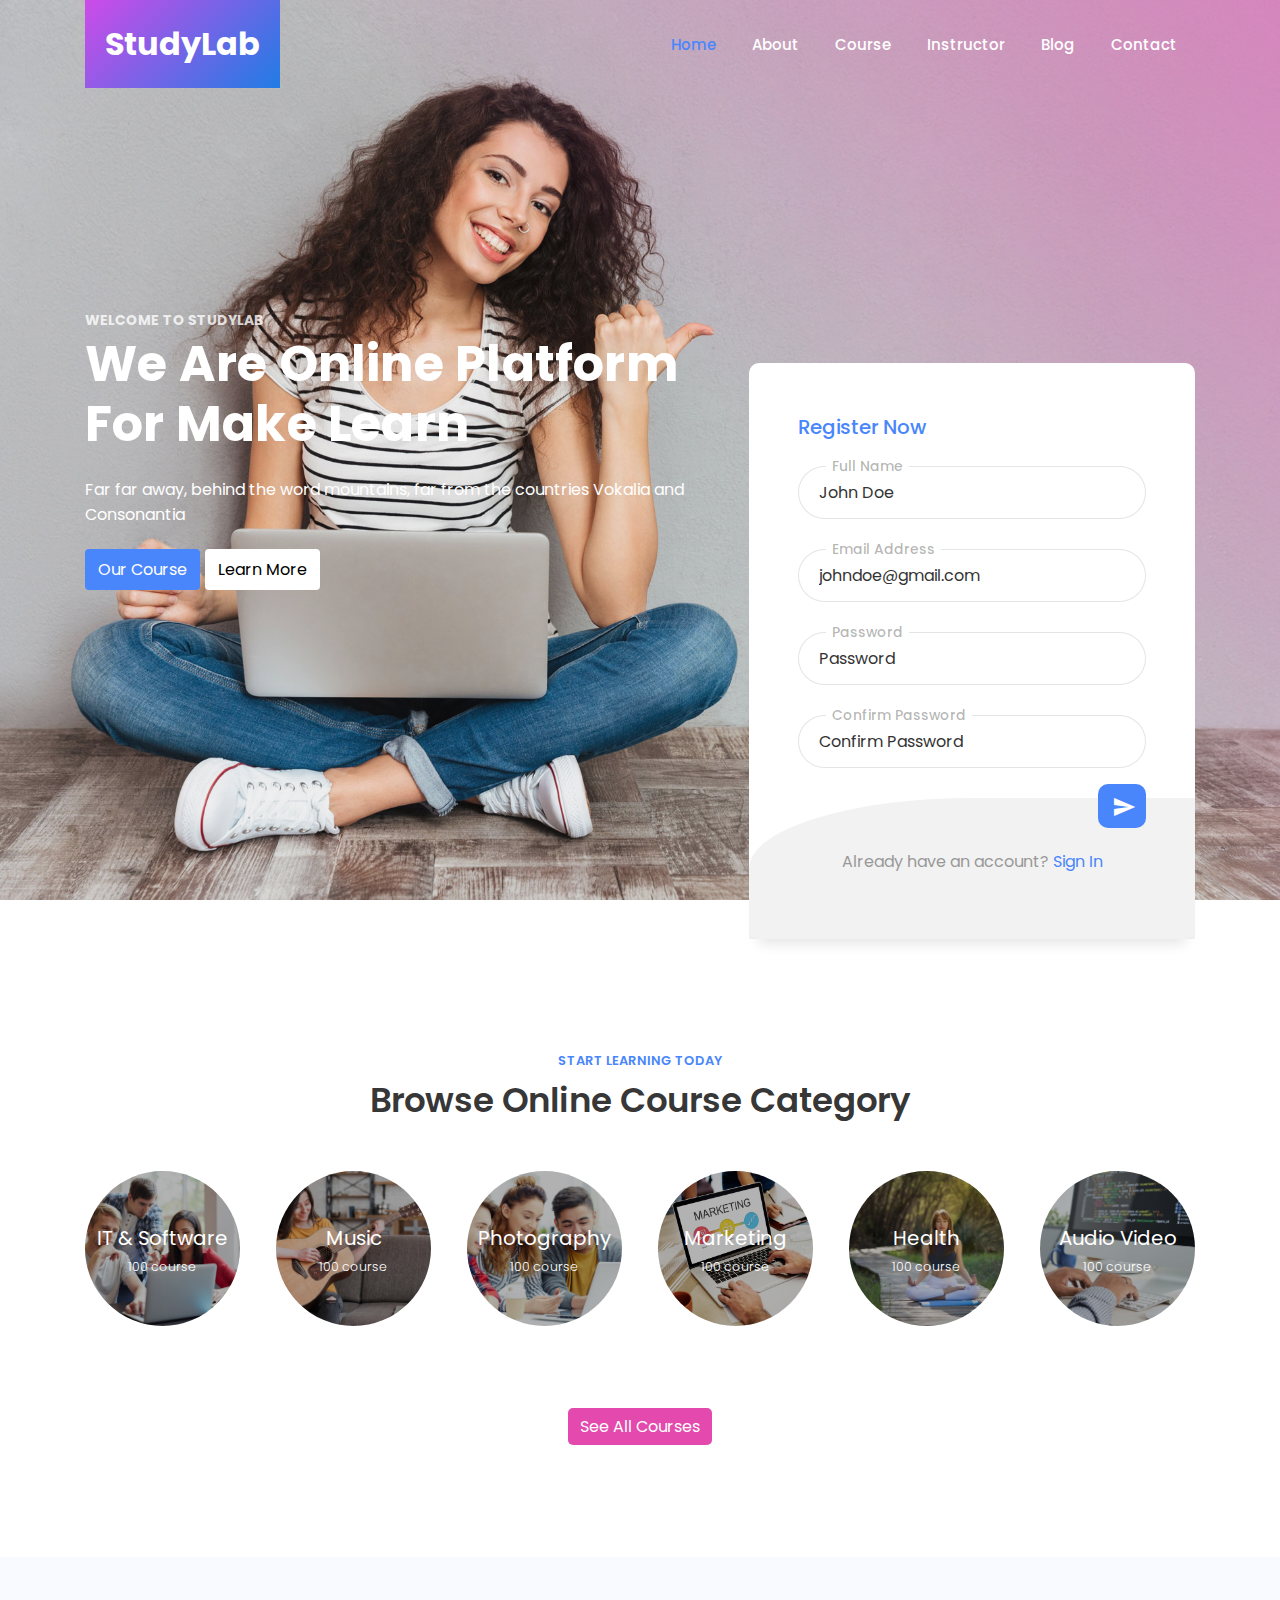
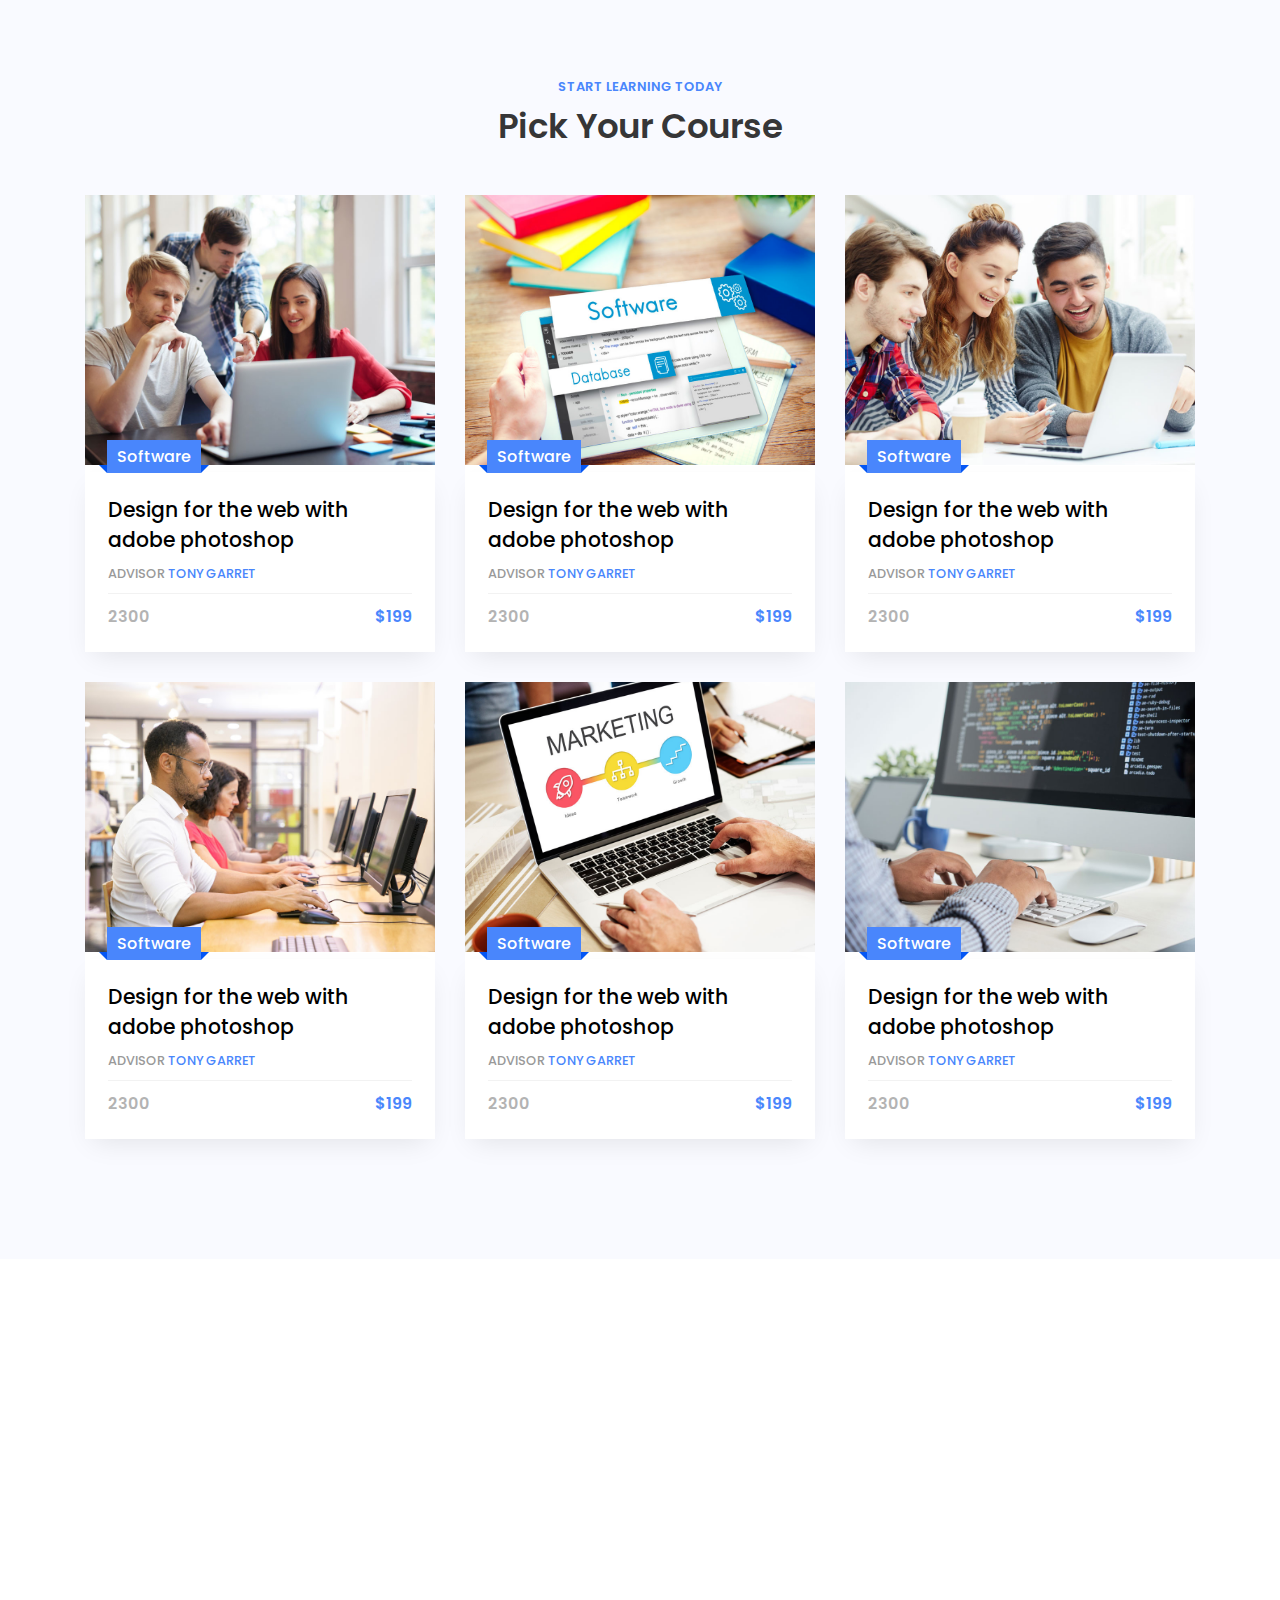
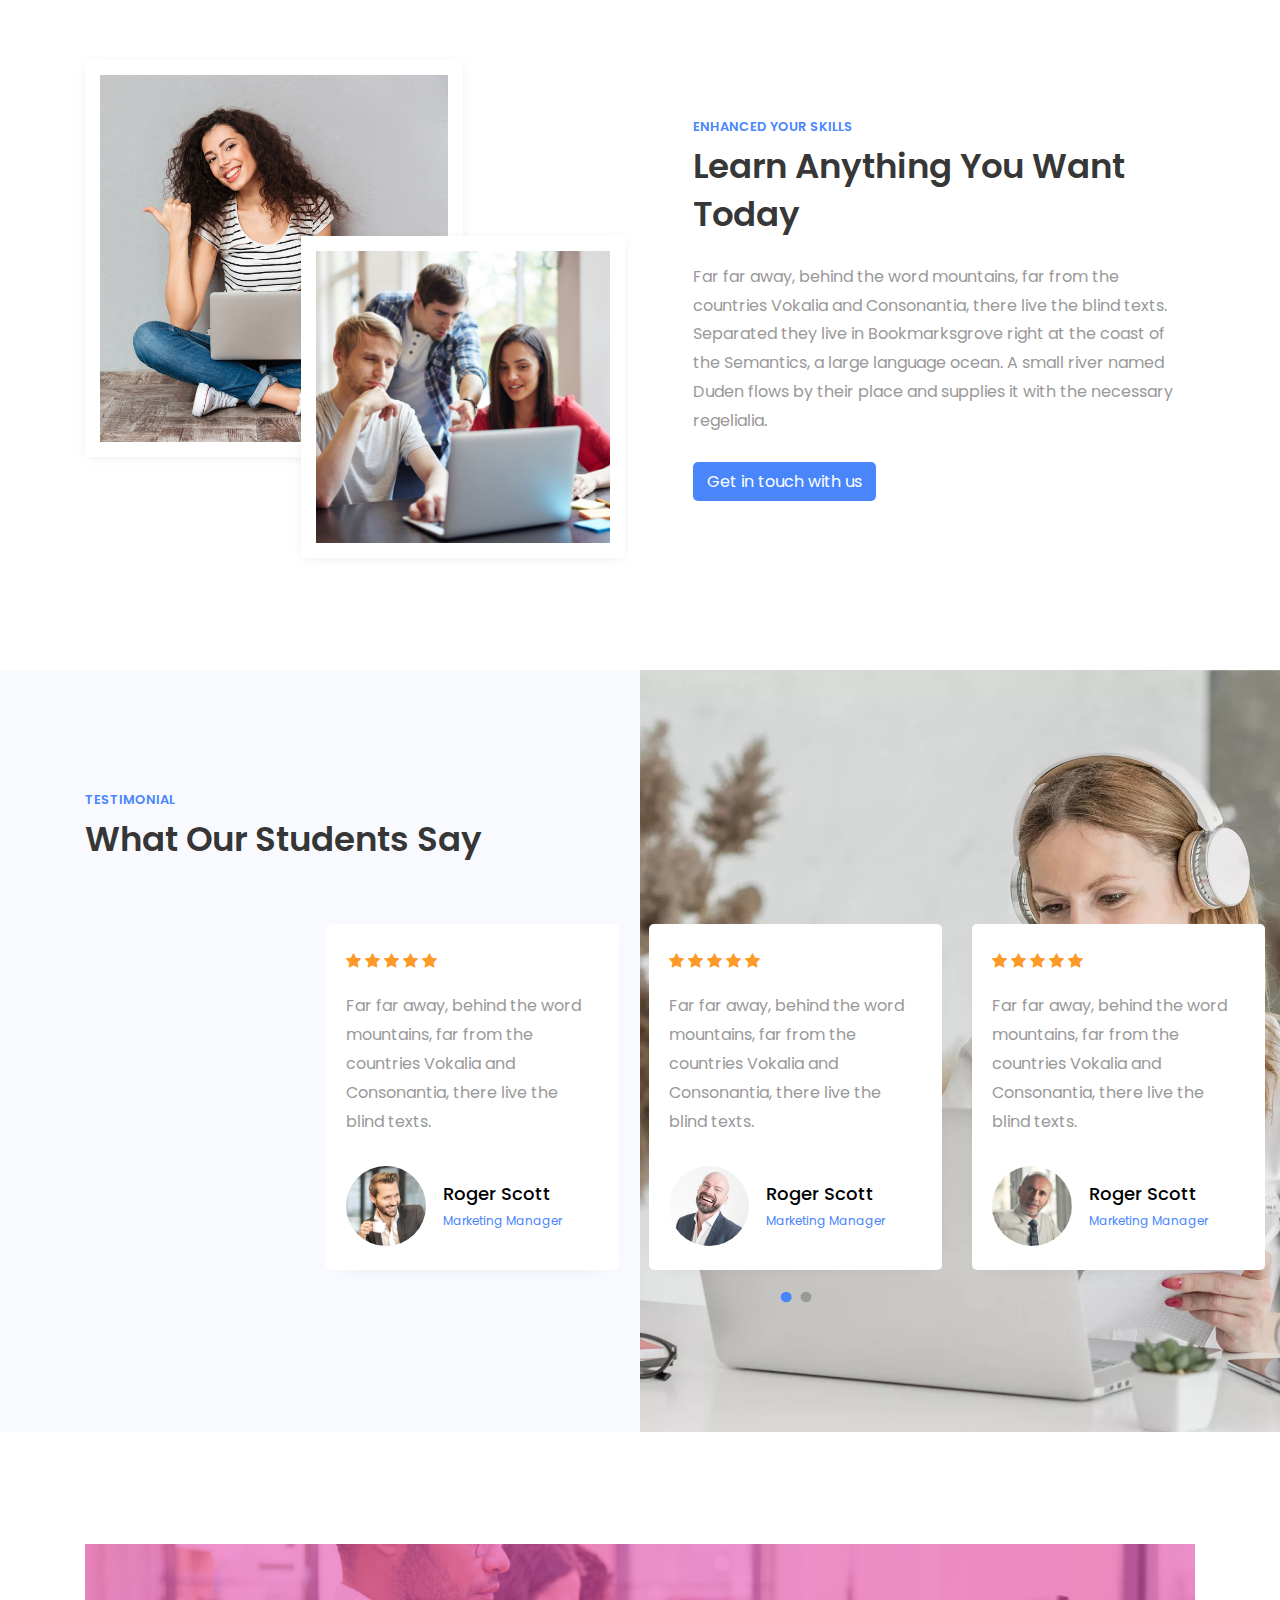
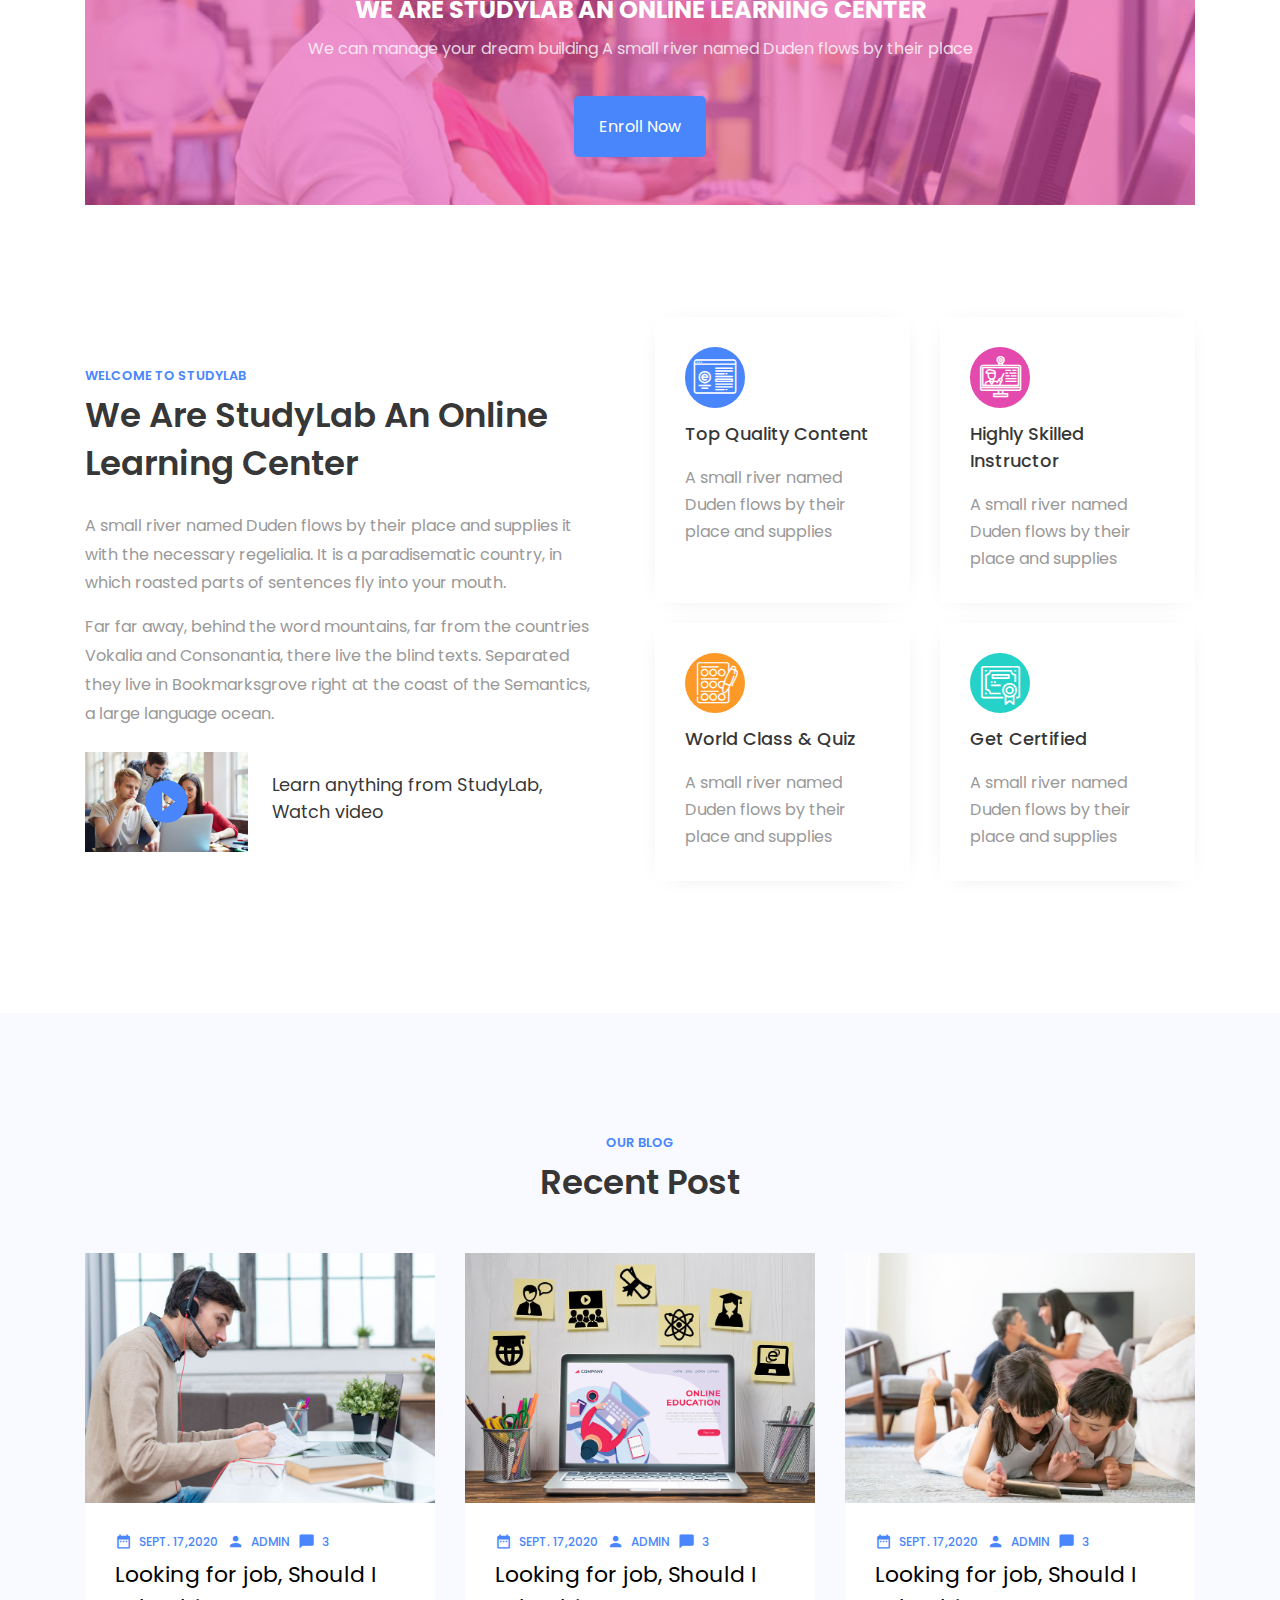
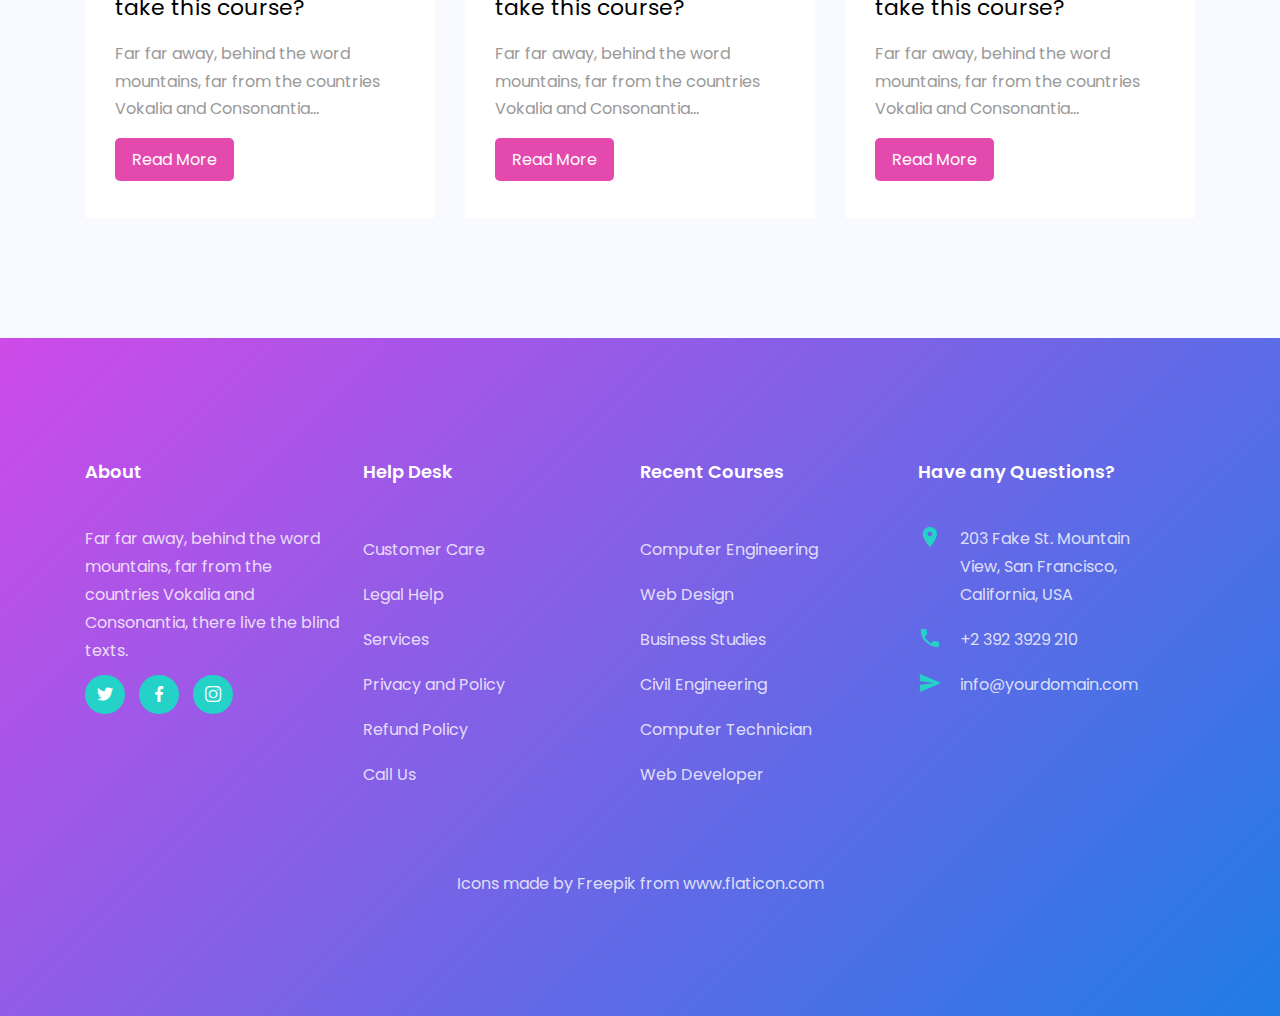
<file: index.html>
<!DOCTYPE html>
<html lang="eng">
  <head>
    <link rel="stylesheet" type="text/css" href="resources/css/style.css" />
    <link
      rel="stylesheet"
      href="https://fonts.googleapis.com/icon?family=Material+Icons"
    />
    <link
      href="https://fonts.googleapis.com/css2?family=Poppins:wght@300;400;500;600;700&display=swap"
      rel="stylesheet"
    />
    <meta charset="utf-8" />
    <meta
      name="viewport"
      content="width=device-width, initial-scale=1, minimum-scale=1"
    />
    <link rel="stylesheet" type="text/css" href="vendors/css/flaticon.css" />
    <title>Creativity</title>
  </head>

  <body>
    <header class="main-header">
      <nav>
        <div class="wrapper">
          <div class="main-header-nav-top">
            <a href="#">
              <h1>StudyLab</h1>
            </a>
            <span>&#9776;</span>
          </div>

          <ul>
            <li><a href="#">Home</a></li>
            <li><a href="#">About</a></li>
            <li><a href="#">Course</a></li>
            <li><a href="#">Instructor</a></li>
            <li><a href="#">Blog</a></li>
            <li><a href="#">Contact</a></li>
          </ul>
        </div>
      </nav>
      <div class="wrapper">
        <div class="header-content">
          <div>
            <p>Welcome to Studylab</p>
            <h2>We Are Online Platform For Make Learn</h2>
            <p>
              Far far away, behind the word mountains, far from the countries
              Vokalia and Consonantia
            </p>
            <div class="header-content-buttons">
              <a href="#">Our Course</a>
              <a href="#">Learn More</a>
            </div>
          </div>
        </div>
      </div>
    </header>
    <section class="register">
      <div class="wrapper">
        <div class="register-form">
          <div class="register-form-content">
            <p>Register Now</p>

            <div>
              <label>Full Name</label>
              <input type="text" placeholder="John Doe" />
            </div>
            <div>
              <label>Email Address</label>
              <input type="text" placeholder="johndoe@gmail.com" />
            </div>
            <div>
              <label>Password</label>
              <input type="text" placeholder="Password" />
            </div>
            <div>
              <label>Confirm Password</label>
              <input type="text" placeholder="Confirm Password" />
            </div>
          </div>
          <div class="register-form-actions">
            <a href="#" class="send-btn"
              ><span class="material-icons">send</span></a
            >
            <p>Already have an account? <a href="#">Sign In</a></p>
          </div>
        </div>
      </div>
    </section>
    <section class="categories">
      <div class="wrapper">
        <h4>Start Learning Today</h4>
        <h3>Browse Online Course Category</h3>
        <div class="categories-images">
          <a href="#">
            <p>IT & Software</p>
            <span>100 course</span>
          </a>
          <a href="#">
            <p>Music</p>
            <span>100 course</span>
          </a>
          <a href="#">
            <p>Photography</p>
            <span>100 course</span>
          </a>
          <a href="#">
            <p>Marketing</p>
            <span>100 course</span>
          </a>
          <a href="#">
            <p>Health</p>
            <span>100 course</span>
          </a>
          <a href="#">
            <p>Audio Video</p>
            <span>100 course</span>
          </a>
        </div>
        <a href="#" class="all-courses-btn">See All Courses</a>
      </div>
    </section>
    <section class="courses">
      <div class="wrapper">
        <h4>Start Learning Today</h4>
        <h3>Pick Your Course</h3>

        <div class="courses-cards">
          <article>
            <a href="#" class="course-card-img">
              <img src="resources/css/img/cat1.jpg" />
              <span>Software</span>
            </a>
            <div class="course-card-content">
              <a href="#">Design for the web with adobe photoshop</a>
              <p>Advisor <span>Tony Garret</span></p>
              <div>
                <span>2300</span>
                <span>$199</span>
              </div>
            </div>
          </article>
          <article>
            <a href="#" class="course-card-img">
              <img src="resources/css/img/cat7.jpg" />
              <span class="corners-test">Software</span>
            </a>
            <div class="course-card-content">
              <a href="#">Design for the web with adobe photoshop</a>
              <p>Advisor <span>Tony Garret</span></p>
              <div>
                <span>2300</span>
                <span>$199</span>
              </div>
            </div>
          </article>
          <article>
            <a href="#" class="course-card-img">
              <img src="resources/css/img/cat3.jpg" />
              <span>Software</span>
            </a>
            <div class="course-card-content">
              <a href="#">Design for the web with adobe photoshop</a>
              <p>Advisor <span>Tony Garret</span></p>
              <div>
                <span>2300</span>
                <span>$199</span>
              </div>
            </div>
          </article>
          <article>
            <a href="#" class="course-card-img">
              <img src="resources/css/img/cat8.jpg" />
              <span>Software</span>
            </a>
            <div class="course-card-content">
              <a href="#">Design for the web with adobe photoshop</a>
              <p>Advisor <span>Tony Garret</span></p>
              <div>
                <span>2300</span>
                <span>$199</span>
              </div>
            </div>
          </article>
          <article>
            <a href="#" class="course-card-img">
              <img src="resources/css/img/cat4.jpg" />
              <span>Software</span>
            </a>
            <div class="course-card-content">
              <a href="#">Design for the web with adobe photoshop</a>
              <p>Advisor <span>Tony Garret</span></p>
              <div>
                <span>2300</span>
                <span>$199</span>
              </div>
            </div>
          </article>
          <article>
            <a href="#" class="course-card-img">
              <img src="resources/css/img/cat6.jpg" />
              <span>Software</span>
            </a>
            <div class="course-card-content">
              <a href="#">Design for the web with adobe photoshop</a>
              <p>Advisor <span>Tony Garret</span></p>
              <div>
                <span>2300</span>
                <span>$199</span>
              </div>
            </div>
          </article>
        </div>
      </div>
    </section>
    <section class="statistics">
      <div class="wrapper">
        <div class="statistics-box">
          <i class="flaticon-graduate"></i>
          <div>
            <strong>400</strong><br />
            <span>Online Courses</span>
          </div>
        </div>
        <div class="statistics-box">
          <i class="flaticon-graduated"></i>
          <div>
            <strong>4,500</strong><br />
            <span>Students Enrolled</span>
          </div>
        </div>
        <div class="statistics-box">
          <i class="flaticon-online-learning"></i>
          <div>
            <strong>1,200</strong><br />
            <span>Experts Instructors</span>
          </div>
        </div>
        <div class="statistics-box">
          <i class="flaticon-elearning"></i>
          <div>
            <strong>300</strong><br />
            <span>Hours Content</span>
          </div>
        </div>
      </div>
    </section>
    <section class="learning">
      <div class="wrapper">
        <div class="learning-photos">
          <figure></figure>
          <figure></figure>
        </div>
        <div class="learning-info">
          <h4>Enhanced Your Skills</h4>
          <h3>Learn Anything You Want Today</h3>
          <p>
            Far far away, behind the word mountains, far from the countries
            Vokalia and Consonantia, there live the blind texts. Separated they
            live in Bookmarksgrove right at the coast of the Semantics, a large
            language ocean. A small river named Duden flows by their place and
            supplies it with the necessary regelialia.
          </p>
          <a href="#">Get in touch with us</a>
        </div>
      </div>
    </section>
    <section class="testimonial">
      <div class="background"></div>
      <div class="wrapper">
        <h4>Testimonial</h4>
        <h3>What Our Students Say</h3>
      </div>
      <div class="testimonial-posts-wrapper">
        <div class="testimonial-posts">
          <div class="testimonial-posts-slider">
            <article>
              <span class="flaticon-star"></span>
              <span class="flaticon-star"></span>
              <span class="flaticon-star"></span>
              <span class="flaticon-star"></span>
              <span class="flaticon-star"></span>

              <p class="testimonial-post-description">
                Far far away, behind the word mountains, far from the countries
                Vokalia and Consonantia, there live the blind texts.
              </p>

              <div class="testimonial-author">
                <img src="resources/css/img/person1.jpg" alt="" />
                <div>
                  <p>Roger Scott</p>
                  <span>Marketing Manager</span>
                </div>
              </div>
            </article>
            <article>
              <span class="flaticon-star"></span>
              <span class="flaticon-star"></span>
              <span class="flaticon-star"></span>
              <span class="flaticon-star"></span>
              <span class="flaticon-star"></span>

              <p class="testimonial-post-description">
                Far far away, behind the word mountains, far from the countries
                Vokalia and Consonantia, there live the blind texts.
              </p>

              <div class="testimonial-author">
                <img src="resources/css/img/person2.jpg" alt="" />
                <div>
                  <p>Roger Scott</p>
                  <span>Marketing Manager</span>
                </div>
              </div>
            </article>
            <article>
              <span class="flaticon-star"></span>
              <span class="flaticon-star"></span>
              <span class="flaticon-star"></span>
              <span class="flaticon-star"></span>
              <span class="flaticon-star"></span>

              <p class="testimonial-post-description">
                Far far away, behind the word mountains, far from the countries
                Vokalia and Consonantia, there live the blind texts.
              </p>

              <div class="testimonial-author">
                <img src="resources/css/img/person3.jpg" alt="" />
                <div>
                  <p>Roger Scott</p>
                  <span>Marketing Manager</span>
                </div>
              </div>
            </article>
            <article>
              <span class="flaticon-star"></span>
              <span class="flaticon-star"></span>
              <span class="flaticon-star"></span>
              <span class="flaticon-star"></span>
              <span class="flaticon-star"></span>

              <p class="testimonial-post-description">
                Far far away, behind the word mountains, far from the countries
                Vokalia and Consonantia, there live the blind texts.
              </p>

              <div class="testimonial-author">
                <img src="resources/css/img/person1.jpg" alt="" />
                <div>
                  <p>Roger Scott</p>
                  <span>Marketing Manager</span>
                </div>
              </div>
            </article>
            <article>
              <span class="flaticon-star"></span>
              <span class="flaticon-star"></span>
              <span class="flaticon-star"></span>
              <span class="flaticon-star"></span>
              <span class="flaticon-star"></span>

              <p class="testimonial-post-description">
                Far far away, behind the word mountains, far from the countries
                Vokalia and Consonantia, there live the blind texts.
              </p>

              <div class="testimonial-author">
                <img src="resources/css/img/person2.jpg" alt="" />
                <div>
                  <p>Roger Scott</p>
                  <span>Marketing Manager</span>
                </div>
              </div>
            </article>
            <article>
              <span class="flaticon-star"></span>
              <span class="flaticon-star"></span>
              <span class="flaticon-star"></span>
              <span class="flaticon-star"></span>
              <span class="flaticon-star"></span>

              <p class="testimonial-post-description">
                Far far away, behind the word mountains, far from the countries
                Vokalia and Consonantia, there live the blind texts.
              </p>

              <div class="testimonial-author">
                <img src="resources/css/img/person1.jpg" alt="" />
                <div>
                  <p>Roger Scott</p>
                  <span>Marketing Manager</span>
                </div>
              </div>
            </article>
          </div>
          <div class="testimonial-buttons">
            <span class="material-icons">fiber_manual_record</span>
            <span class="material-icons">fiber_manual_record</span>
            <span class="material-icons">fiber_manual_record</span>
            <span class="material-icons">fiber_manual_record</span>
            <span class="material-icons">fiber_manual_record</span>
            <span class="material-icons">fiber_manual_record</span>
          </div>
        </div>
      </div>
    </section>
    <section class="enroll">
      <div class="wrapper">
        <div>
          <strong>We are studylab an online learning center</strong>
          <p>
            We can manage your dream building A small river named Duden flows by
            their place
          </p>
          <a href="#">Enroll Now</a>
        </div>
      </div>
    </section>
    <section class="features">
      <div class="wrapper">
        <div class="features-info">
          <h4>Welcome to studylab</h4>
          <h3>We Are StudyLab An Online Learning Center</h3>
          <div class="features-description">
            <p>
              A small river named Duden flows by their place and supplies it
              with the necessary regelialia. It is a paradisematic country, in
              which roasted parts of sentences fly into your mouth.
            </p>
            <p>
              Far far away, behind the word mountains, far from the countries
              Vokalia and Consonantia, there live the blind texts. Separated
              they live in Bookmarksgrove right at the coast of the Semantics, a
              large language ocean.
            </p>
          </div>
          <div class="features-video">
            <a href="#">
              <span class="material-icons">play_circle_filled</span>
            </a>
            <p>Learn anything from StudyLab, Watch video</p>
          </div>
        </div>
        <div class="features-boxes">
          <article>
            <i class="flaticon-elearning"></i>
            <p class="features-box-title">Top Quality Content</p>
            <p>A small river named Duden flows by their place and supplies</p>
          </article>
          <article>
            <i class="flaticon-online-learning"></i>
            <p class="features-box-title">Highly Skilled Instructor</p>
            <p>A small river named Duden flows by their place and supplies</p>
          </article>
          <article>
            <i class="flaticon-quiz"></i>
            <p class="features-box-title">World Class & Quiz</p>
            <p>A small river named Duden flows by their place and supplies</p>
          </article>
          <article>
            <i class="flaticon-certificate"></i>
            <p class="features-box-title">Get Certified</p>
            <p>A small river named Duden flows by their place and supplies</p>
          </article>
        </div>
      </div>
    </section>
    <section class="blog">
      <div class="wrapper">
        <h4>Our Blog</h4>
        <h3>Recent Post</h3>
        <div class="blog-posts">
          <article>
            <a href="#">
              <img
                class="blog-post-img"
                src="resources/css/img/headphones-guy.jpeg"
              />
            </a>
            <div class="blog-post-content">
              <div class="blog-post-content-bar">
                <a href="#">
                  <i class="material-icons">date_range</i>
                  <span>sept. 17,2020</span>
                </a>
                <a href="#">
                  <i class="material-icons">person</i>
                  <span>admin</span>
                </a>
                <a href="#">
                  <i class="material-icons">chat_bubble</i>
                  <span>3</span>
                </a>
              </div>
              <a href="#" class="blog-post-content-title">
                Looking for job, Should I take this course?
              </a>
              <p>
                Far far away, behind the word mountains, far from the countries
                Vokalia and Consonantia...
              </p>
              <a href="#" class="read-more-btn"> Read More </a>
            </div>
          </article>
          <article>
            <a href="#">
              <img
                class="blog-post-img"
                src="resources/css/img/online-education.jpeg"
              />
            </a>
            <div class="blog-post-content">
              <div class="blog-post-content-bar">
                <a href="#">
                  <i class="material-icons">date_range</i>
                  <span>sept. 17,2020</span>
                </a>
                <a href="#">
                  <i class="material-icons">person</i>
                  <span>admin</span>
                </a>
                <a href="#">
                  <i class="material-icons">chat_bubble</i>
                  <span>3</span>
                </a>
              </div>
              <a href="#" class="blog-post-content-title">
                Looking for job, Should I take this course?
              </a>
              <p>
                Far far away, behind the word mountains, far from the countries
                Vokalia and Consonantia...
              </p>
              <a href="#" class="read-more-btn"> Read More </a>
            </div>
          </article>
          <article>
            <a href="#">
              <img class="blog-post-img" src="resources/css/img/kids.jpeg" />
            </a>
            <div class="blog-post-content">
              <div class="blog-post-content-bar">
                <a href="#">
                  <i class="material-icons">date_range</i>
                  <span>sept. 17,2020</span>
                </a>
                <a href="#">
                  <i class="material-icons">person</i>
                  <span>admin</span>
                </a>
                <a href="#">
                  <i class="material-icons">chat_bubble</i>
                  <span>3</span>
                </a>
              </div>
              <a href="#" class="blog-post-content-title">
                Looking for job, Should I take this course?
              </a>
              <p>
                Far far away, behind the word mountains, far from the countries
                Vokalia and Consonantia...
              </p>
              <a href="#" class="read-more-btn"> Read More </a>
            </div>
          </article>
        </div>
      </div>
    </section>
    <footer>
      <div class="wrapper">
        <div class="footer-content">
          <div class="footer-content-about">
            <h5>About</h5>
            <p>
              Far far away, behind the word mountains, far from the countries
              Vokalia and Consonantia, there live the blind texts.
            </p>
            <div class="footer-content-about-icons">
              <i class="flaticon-twitter"></i>
              <i class="flaticon-facebook"></i>
              <i class="flaticon-instagram"></i>
            </div>
          </div>
          <div class="footer-content-list">
            <h5>Help Desk</h5>
            <a href="">Customer Care</a>
            <a href="">Legal Help</a>
            <a href="">Services</a>
            <a href="">Privacy and Policy</a>
            <a href="">Refund Policy</a>
            <a href="">Call Us</a>
          </div>
          <div class="footer-content-list">
            <h5>Recent Courses</h5>
            <a href="">Computer Engineering</a>
            <a href="">Web Design</a>
            <a href="">Business Studies</a>
            <a href="">Civil Engineering</a>
            <a href="">Computer Technician</a>
            <a href="">Web Developer</a>
          </div>
          <div class="footer-content-contact">
            <h5>Have any Questions?</h5>
            <ul>
              <li>
                <i class="material-icons">location_on</i>
                <div>
                  203 Fake St. Mountain View, San Francisco, California, USA
                </div>
              </li>
              <li>
                <i class="material-icons">call</i>
                <div>+2 392 3929 210</div>
              </li>

              <li>
                <i class="material-icons">send</i>
                <div>info@yourdomain.com</div>
              </li>
            </ul>
          </div>
        </div>
        <p class="footer-copyright">
          Icons made by
          <a href="https://www.flaticon.com/authors/freepik" title="Freepik"
            >Freepik</a
          >
          from
          <a href="https://www.flaticon.com/" title="Flaticon"
            >www.flaticon.com</a
          >
        </p>
      </div>
    </footer>
  </body>
  <script type="text/javascript" src="resources/js/menu.js"></script>
  <script type="text/javascript" src="resources/js/sticky-nav.js"></script>
  <script type="text/javascript" src="resources/js/slider.js"></script>
</html>
</file>
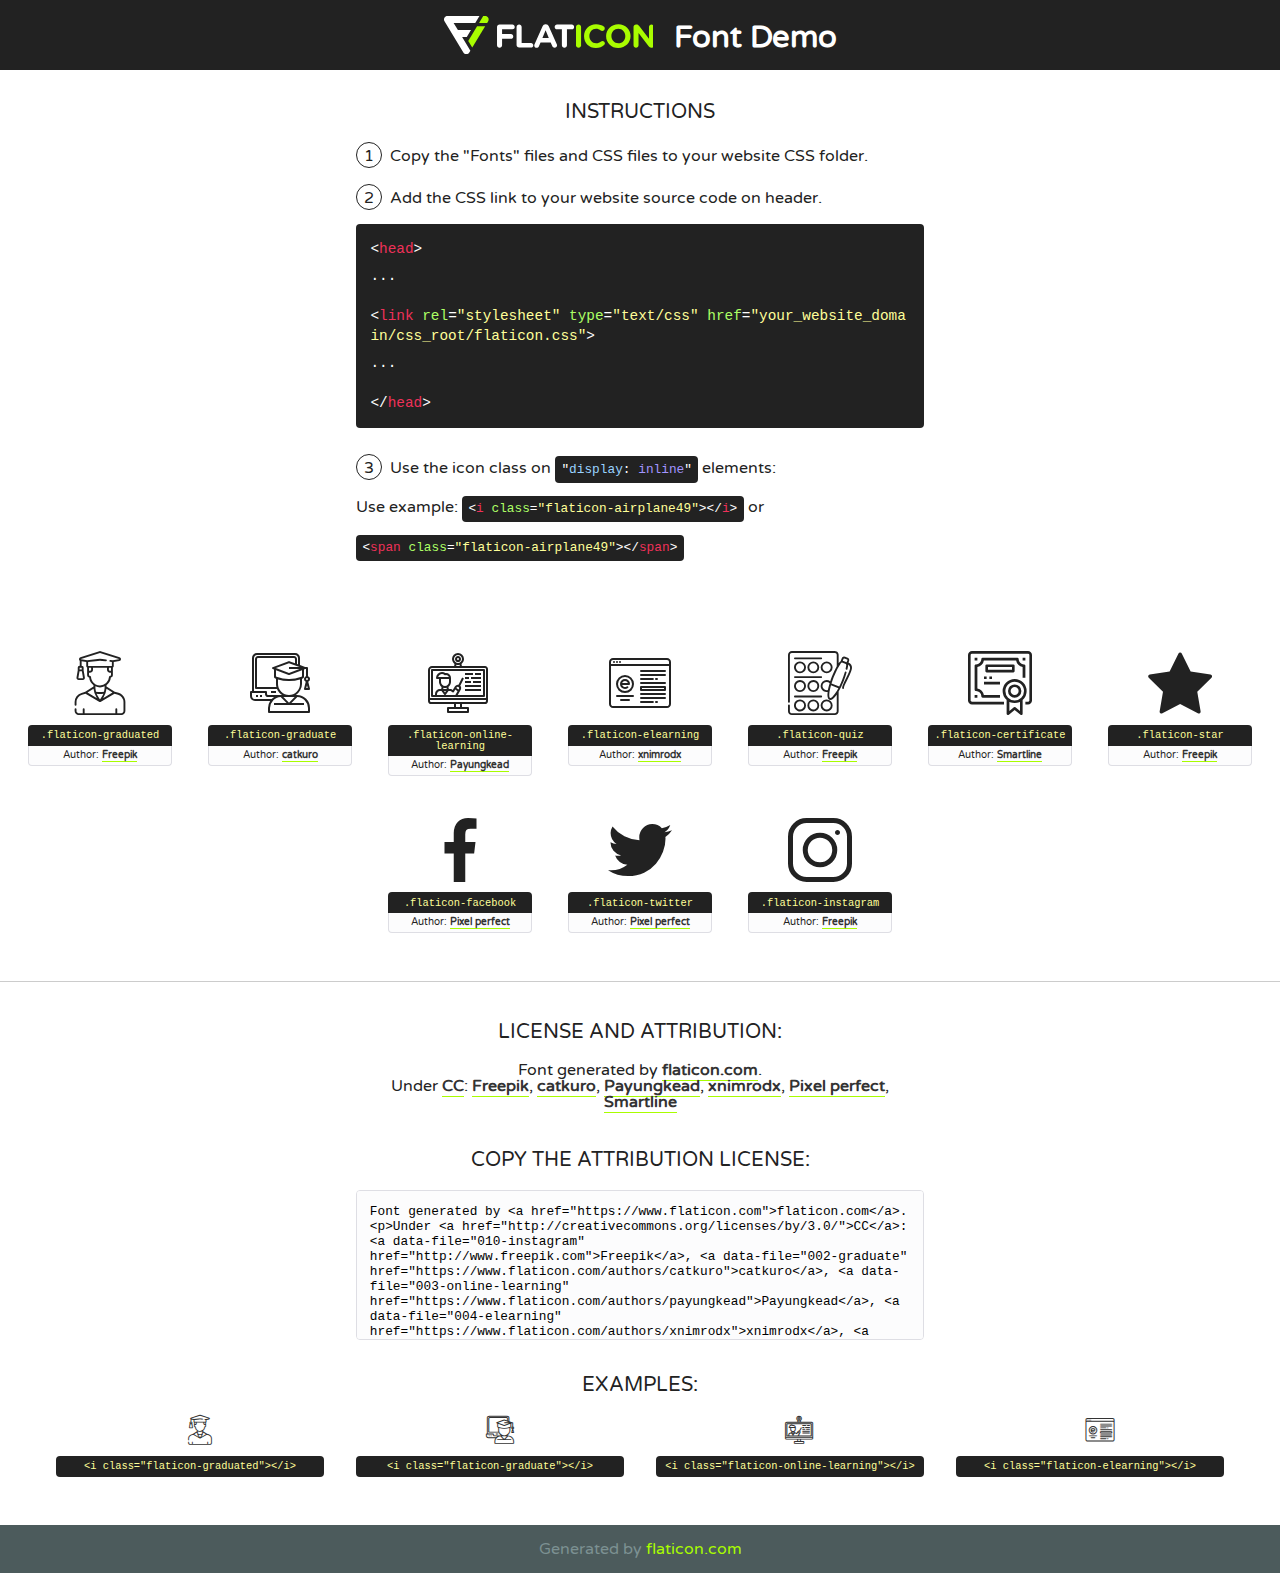
<file: vendors/css/flaticon.html>
<!DOCTYPE html>
<!--
  Flaticon icon font: Flaticon
  Creation date: 06/11/2020 16:54
-->
<html>
<!DOCTYPE html>
<html>

<head>
    <title>Flaticon WebFont</title>
    <link href="http://fonts.googleapis.com/css?family=Varela+Round" rel="stylesheet" type="text/css" />
    <link rel="stylesheet" type="text/css" href="flaticon.css">
    <meta charset="UTF-8">
    <style>
    html, body, div, span, applet, object, iframe,
    h1, h2, h3, h4, h5, h6, p, blockquote, pre,
    a, abbr, acronym, address, big, cite, code,
    del, dfn, em, img, ins, kbd, q, s, samp,
    small, strike, strong, sub, sup, tt, var,
    b, u, i, center,
    dl, dt, dd, ol, ul, li,
    fieldset, form, label, legend,
    table, caption, tbody, tfoot, thead, tr, th, td,
    article, aside, canvas, details, embed, 
    figure, figcaption, footer, header, hgroup, 
    menu, nav, output, ruby, section, summary,
    time, mark, audio, video {
        margin: 0;
        padding: 0;
        border: 0;
        font-size: 100%;
        font: inherit;
        vertical-align: baseline;
    }
    /* HTML5 display-role reset for older browsers */
    article, aside, details, figcaption, figure, 
    footer, header, hgroup, menu, nav, section {
        display: block;
    }
    body {
        line-height: 1;
    }
    ol, ul {
        list-style: none;
    }
    blockquote, q {
        quotes: none;
    }
    blockquote:before, blockquote:after,
    q:before, q:after {
        content: '';
        content: none;
    }
    table {
        border-collapse: collapse;
        border-spacing: 0;
    }
    body {
        font-family: 'Varela Round', Helvetica, Arial, sans-serif;
        font-size: 16px;
        color: #222;
    }
    a {
        color: #333;
        border-bottom: 1px solid #a9fd00;
        font-weight: bold;
        text-decoration: none;
    }
    * {
        -moz-box-sizing: border-box;
        -webkit-box-sizing: border-box;
        box-sizing: border-box;
        margin: 0;
        padding: 0;
    }
    [class^="flaticon-"]:before, [class*=" flaticon-"]:before, [class^="flaticon-"]:after, [class*=" flaticon-"]:after {
        font-family: Flaticon;
        font-size: 30px;
        font-style: normal;
        margin-left: 20px;
        color: #333;
    }
    .wrapper {
        max-width: 600px;
        margin: auto;
        padding: 0 1em;
    }
    .title {
        font-size: 1.25em;
        text-align: center;
        margin-bottom: 1em;
        text-transform: uppercase;
    }
    header {
        text-align: center;
        background-color: #222;
        color: #fff;
        padding: 1em;
    }
    header .logo {
        width: 210px;
        height: 38px;
        display: inline-block;
        vertical-align: middle;
        margin-right: 1em;
        border: none;
    }
    header strong {
        font-size: 1.95em;
        font-weight: bold;
        vertical-align: middle;
        margin-top: 5px;
        display: inline-block;
    }
    .demo {
        margin: 2em auto;
        line-height: 1.25em;
    }
    .demo ul li {
        margin-bottom: 1em;
    }
    .demo ul li .num {
        color: #222;
        border-radius: 20px;
        display: inline-block;
        width: 26px;
        padding: 3px;
        height: 26px;
        text-align: center;
        margin-right: 0.5em;
        border: 1px solid #222;
    }
    .demo ul li code {
        background-color: #222;
        border-radius: 4px;
        padding: 0.25em 0.5em;
        display: inline-block;
        color: #fff;
        font-family: Consolas,Monaco,Lucida Console,Liberation Mono,DejaVu Sans Mono,Bitstream Vera Sans Mono,Courier New, monospace;
        font-weight: lighter;
        margin-top: 1em;
        font-size: 0.8em;
        word-break: break-all;
    }
    .demo ul li code.big {
        padding: 1em;
        font-size: 0.9em;
    }
    .demo ul li code .red {
        color: #EF3159;
    }
    .demo ul li code .green {
        color: #ACFF65;
    }
    .demo ul li code .yellow {
        color: #FFFF99;
    }
    .demo ul li code .blue {
        color: #99D3FF;
    }
    .demo ul li code .purple {
        color: #A295FF;
    }
    .demo ul li code .dots {
        margin-top: 0.5em;
        display: block;
    }
    #glyphs {
        border-bottom: 1px solid #ccc;
        padding: 2em 0;
        text-align: center;
    }
    .glyph {
        display: inline-block;
        width: 9em;
        margin: 1em;
        text-align: center;
        vertical-align: top;
        background: #FFF;
    }
    .glyph .glyph-icon {
        padding: 10px;
        display: block;
        font-family:"Flaticon";
        font-size: 64px;
        line-height: 1;
    }
    .glyph .glyph-icon:before {
        font-size: 64px;
        color: #222;
        margin-left: 0;
    }
    .class-name {
        font-size: 0.65em;
        background-color: #222;
        color: #fff;
        border-radius: 4px 4px 0 0;
        padding: 0.5em;
        color: #FFFF99;
        font-family: Consolas,Monaco,Lucida Console,Liberation Mono,DejaVu Sans Mono,Bitstream Vera Sans Mono,Courier New, monospace;
    }
    .author-name {
        font-size: 0.6em;
        background-color: #fcfcfd;
        border: 1px solid #DEDEE4;
        border-top: 0;
        border-radius: 0 0 4px 4px;
        padding: 0.5em;
    }
    .class-name:last-child {
        font-size: 10px;
        color:#888;
    }
    .class-name:last-child a {
        font-size: 10px;
        color:#555;
    }
    .class-name:last-child a:hover {
        color:#a9fd00;
    }
    .glyph > input {
        display: block;
        width: 100px;
        margin: 5px auto;
        text-align: center;
        font-size: 12px;
        cursor: text;
    }
    .glyph > input.icon-input {
        font-family:"Flaticon";
        font-size: 16px;
        margin-bottom: 10px;
    }
    .attribution .title {
        margin-top: 2em;
    }
    .attribution textarea {
        background-color: #fcfcfd;
        padding: 1em;
        border: none;
        box-shadow: none;
        border: 1px solid #DEDEE4;
        border-radius: 4px;
        resize: none;
        width: 100%;
        height: 150px;
        font-size: 0.8em;
        font-family: Consolas,Monaco,Lucida Console,Liberation Mono,DejaVu Sans Mono,Bitstream Vera Sans Mono,Courier New, monospace;
        -webkit-appearance: none;
    }
    .iconsuse {
        margin: 2em auto;
        text-align: center;
        max-width: 1200px;
    }
    .iconsuse:after {
        content: '';
        display: table;
        clear: both;
    }
    .iconsuse .image {
        float: left;
        width: 25%;
        padding: 0 1em;
    }
    .iconsuse .image p {
        margin-bottom: 1em;
    }
    .iconsuse .image span {
        display: block;
        font-size: 0.65em;
        background-color: #222;
        color: #fff;
        border-radius: 4px;
        padding: 0.5em;
        color: #FFFF99;
        margin-top: 1em;
        font-family: Consolas,Monaco,Lucida Console,Liberation Mono,DejaVu Sans Mono,Bitstream Vera Sans Mono,Courier New, monospace;
    }
    #footer {
        text-align: center;
        background-color: #4C5B5C;
        color: #7c9192;
        padding: 1em;
    }
    #footer a {
        border: none;
        color: #a9fd00;
        font-weight: normal;
    }
    @media (max-width: 960px) {
        .iconsuse .image {
            width: 50%;
        }
    }
    @media (max-width: 560px) {
        .iconsuse .image {
            width: 100%;
        }
    }
    </style>
</head>

<body class="characters-off">

    <header>
        <a href="https://www.flaticon.com" target="_blank" class="logo">
            <svg version="1.1" xmlns="http://www.w3.org/2000/svg" xmlns:xlink="http://www.w3.org/1999/xlink" xmlns:a="http://ns.adobe.com/AdobeSVGViewerExtensions/3.0/" viewBox="0 0 560.875 102.036" enable-background="new 0 0 560.875 102.036" xml:space="preserve">
                <defs>
                </defs>
                <g>
                    <g class="letters">
                        <path fill="#ffffff" d="M141.596,29.675c0-3.777,2.985-6.767,6.764-6.767h34.438c3.426,0,6.15,2.728,6.15,6.15
                        c0,3.43-2.724,6.149-6.15,6.149h-27.674v13.091h23.719c3.429,0,6.151,2.724,6.151,6.15c0,3.43-2.723,6.149-6.151,6.149h-23.719
                        v17.574c0,3.773-2.986,6.761-6.764,6.761c-3.779,0-6.764-2.989-6.764-6.761V29.675z"></path>
                        <path fill="#ffffff" d="M193.844,29.149c0-3.781,2.985-6.767,6.764-6.767c3.776,0,6.763,2.985,6.763,6.767v42.957h25.039
                        c3.426,0,6.149,2.726,6.149,6.153c0,3.425-2.723,6.15-6.149,6.15h-31.802c-3.779,0-6.764-2.986-6.764-6.768V29.149z"></path>
                        <path fill="#ffffff" d="M241.891,75.71l21.438-48.407c1.492-3.341,4.215-5.357,7.906-5.357h0.792
                        c3.686,0,6.323,2.017,7.815,5.357l21.439,48.407c0.436,0.967,0.701,1.845,0.701,2.723c0,3.602-2.809,6.501-6.414,6.501
                        c-3.161,0-5.269-1.845-6.499-4.655l-4.132-9.661h-27.059l-4.301,10.102c-1.144,2.631-3.426,4.214-6.237,4.214
                        c-3.517,0-6.24-2.81-6.24-6.325C241.1,77.64,241.451,76.677,241.891,75.71z M279.932,58.666l-8.521-20.297l-8.526,20.297H279.932
                        z"></path>
                        <path fill="#ffffff" d="M314.864,35.387H301.86c-3.429,0-6.239-2.813-6.239-6.238c0-3.429,2.811-6.24,6.239-6.24h39.533
                        c3.426,0,6.237,2.811,6.237,6.24c0,3.425-2.811,6.238-6.237,6.238h-13.001v42.785c0,3.773-2.99,6.761-6.764,6.761
                        c-3.779,0-6.764-2.989-6.764-6.761V35.387z"></path>
                        <path fill="#A9FD00" d="M352.615,29.149c0-3.781,2.985-6.767,6.767-6.767c3.774,0,6.761,2.985,6.761,6.767v49.024
                        c0,3.773-2.987,6.761-6.761,6.761c-3.781,0-6.767-2.989-6.767-6.761V29.149z"></path>
                        <path fill="#A9FD00" d="M374.132,53.836v-0.179c0-17.481,13.178-31.801,32.065-31.801c9.22,0,15.459,2.458,20.557,6.238
                        c1.402,1.054,2.637,2.985,2.637,5.357c0,3.692-2.985,6.59-6.681,6.59c-1.845,0-3.071-0.702-4.044-1.319
                        c-3.776-2.813-7.729-4.393-12.562-4.393c-10.364,0-17.831,8.611-17.831,19.154v0.173c0,10.542,7.291,19.329,17.831,19.329
                        c5.715,0,9.492-1.756,13.359-4.834c1.049-0.874,2.458-1.491,4.039-1.491c3.429,0,6.325,2.813,6.325,6.236
                        c0,2.106-1.056,3.78-2.282,4.834c-5.539,4.834-12.036,7.733-21.878,7.733C387.572,85.464,374.132,71.493,374.132,53.836z"></path>
                        <path fill="#A9FD00" d="M433.009,53.836v-0.179c0-17.481,13.79-31.801,32.766-31.801c18.981,0,32.592,14.143,32.592,31.628v0.173
                        c0,17.483-13.785,31.807-32.769,31.807C446.625,85.464,433.009,71.32,433.009,53.836z M484.224,53.836v-0.179
                        c0-10.539-7.725-19.326-18.626-19.326c-10.893,0-18.449,8.611-18.449,19.154v0.173c0,10.542,7.73,19.329,18.626,19.329
                        C476.676,72.986,484.224,64.378,484.224,53.836z"></path>
                        <path fill="#A9FD00" d="M506.233,29.321c0-3.774,2.99-6.763,6.767-6.763h1.401c3.252,0,5.183,1.583,7.029,3.953l26.093,34.265
                        V29.059c0-3.692,2.99-6.677,6.681-6.677c3.683,0,6.671,2.985,6.671,6.677v48.934c0,3.78-2.987,6.765-6.764,6.765h-0.436
                        c-3.257,0-5.188-1.581-7.034-3.953l-27.056-35.492v32.944c0,3.687-2.985,6.676-6.678,6.676c-3.683,0-6.673-2.989-6.673-6.676
                        V29.321z"></path>
                    </g>
                    <g class="insignia">
                        <path fill="#ffffff" d="M48.372,56.137h12.517l11.156-18.537H37.186L25.688,18.539h57.825L94.668,0H9.271
                        C5.925,0,2.842,1.801,1.198,4.716c-1.644,2.907-1.593,6.482,0.134,9.343l50.38,83.501c1.678,2.781,4.689,4.476,7.938,4.476
                        c3.246,0,6.257-1.695,7.935-4.476l2.898-4.804L48.372,56.137z"></path>
                        <g class="i">
                            <path fill="#A9FD00" d="M93.575,18.539h0.031v0.004l21.652,0.004l2.705-4.488c1.727-2.861,1.778-6.436,0.133-9.343
                            C116.454,1.801,113.371,0,110.026,0h-5.294L93.575,18.539z"></path>
                            <polygon fill="#A9FD00" points="88.291,27.356 64.725,66.486 75.519,84.404 109.942,27.356"></polygon>
                        </g>
                    </g>
                </g>
            </svg>
        </a>
        <strong>Font Demo</strong>
    </header>


    <section class="demo wrapper">

        <p class="title">Instructions</p>

        <ul>
            <li>
                <span class="num">1</span>Copy the "Fonts" files and CSS files to your website CSS folder.
            </li>
            <li>
                <span class="num">2</span>Add the CSS link to your website source code on header.
                <code class="big">
                    &lt;<span class="red">head</span>&gt;
                    <br/><span class="dots">...</span>
                    <br/>&lt;<span class="red">link</span> <span class="green">rel</span>=<span class="yellow">"stylesheet"</span> <span class="green">type</span>=<span class="yellow">"text/css"</span> <span class="green">href</span>=<span class="yellow">"your_website_domain/css_root/flaticon.css"</span>&gt;
                    <br/><span class="dots">...</span>
                    <br/>&lt;/<span class="red">head</span>&gt;
                </code>
            </li>

            <li>
                <p>
                    <span class="num">3</span>Use the icon class on <code>"<span class="blue">display</span>:<span class="purple"> inline</span>"</code> elements:
                    <br />
                    Use example: <code>&lt;<span class="red">i</span> <span class="green">class</span>=<span class="yellow">&quot;flaticon-airplane49&quot;</span>&gt;&lt;/<span class="red">i</span>&gt;</code> or <code>&lt;<span class="red">span</span> <span class="green">class</span>=<span class="yellow">&quot;flaticon-airplane49&quot;</span>&gt;&lt;/<span class="red">span</span>&gt;</code>
            </li>
        </ul>

    </section>




   <section id="glyphs">          
    
      
        <div class="glyph"><div class="glyph-icon flaticon-graduated"></div>
            <div class="class-name">.flaticon-graduated</div>
            <div class="author-name">Author: <a data-file="001-graduated" href="http://www.freepik.com">Freepik</a> </div> 
        </div>        
        
        <div class="glyph"><div class="glyph-icon flaticon-graduate"></div>
            <div class="class-name">.flaticon-graduate</div>
            <div class="author-name">Author: <a data-file="002-graduate" href="https://www.flaticon.com/authors/catkuro">catkuro</a> </div> 
        </div>        
        
        <div class="glyph"><div class="glyph-icon flaticon-online-learning"></div>
            <div class="class-name">.flaticon-online-learning</div>
            <div class="author-name">Author: <a data-file="003-online-learning" href="https://www.flaticon.com/authors/payungkead">Payungkead</a> </div> 
        </div>        
        
        <div class="glyph"><div class="glyph-icon flaticon-elearning"></div>
            <div class="class-name">.flaticon-elearning</div>
            <div class="author-name">Author: <a data-file="004-elearning" href="https://www.flaticon.com/authors/xnimrodx">xnimrodx</a> </div> 
        </div>        
        
        <div class="glyph"><div class="glyph-icon flaticon-quiz"></div>
            <div class="class-name">.flaticon-quiz</div>
            <div class="author-name">Author: <a data-file="005-quiz" href="http://www.freepik.com">Freepik</a> </div> 
        </div>        
        
        <div class="glyph"><div class="glyph-icon flaticon-certificate"></div>
            <div class="class-name">.flaticon-certificate</div>
            <div class="author-name">Author: <a data-file="006-certificate" href="https://www.flaticon.com/authors/smartline">Smartline</a> </div> 
        </div>        
        
        <div class="glyph"><div class="glyph-icon flaticon-star"></div>
            <div class="class-name">.flaticon-star</div>
            <div class="author-name">Author: <a data-file="007-star" href="http://www.freepik.com">Freepik</a> </div> 
        </div>        
        
        <div class="glyph"><div class="glyph-icon flaticon-facebook"></div>
            <div class="class-name">.flaticon-facebook</div>
            <div class="author-name">Author: <a data-file="008-facebook" href="https://www.flaticon.com/authors/pixel-perfect">Pixel perfect</a> </div> 
        </div>        
        
        <div class="glyph"><div class="glyph-icon flaticon-twitter"></div>
            <div class="class-name">.flaticon-twitter</div>
            <div class="author-name">Author: <a data-file="009-twitter" href="https://www.flaticon.com/authors/pixel-perfect">Pixel perfect</a> </div> 
        </div>        
        
        <div class="glyph"><div class="glyph-icon flaticon-instagram"></div>
            <div class="class-name">.flaticon-instagram</div>
            <div class="author-name">Author: <a data-file="010-instagram" href="http://www.freepik.com">Freepik</a> </div> 
        </div>        
        

    </section>



    <section class="attribution wrapper"   style="text-align:center;">

      <div class="title">License and attribution:</div><div class="attrDiv">Font generated by <a href="https://www.flaticon.com">flaticon.com</a>. <div><p>Under <a href="http://creativecommons.org/licenses/by/3.0/">CC</a>: <a data-file="010-instagram" href="http://www.freepik.com">Freepik</a>, <a data-file="002-graduate" href="https://www.flaticon.com/authors/catkuro">catkuro</a>, <a data-file="003-online-learning" href="https://www.flaticon.com/authors/payungkead">Payungkead</a>, <a data-file="004-elearning" href="https://www.flaticon.com/authors/xnimrodx">xnimrodx</a>, <a data-file="009-twitter" href="https://www.flaticon.com/authors/pixel-perfect">Pixel perfect</a>, <a data-file="006-certificate" href="https://www.flaticon.com/authors/smartline">Smartline</a></p>  </div>
      </div>
      <div class="title">Copy the Attribution License:</div>

    <textarea onclick="this.focus();this.select();">Font generated by &lt;a href=&quot;https://www.flaticon.com&quot;&gt;flaticon.com&lt;/a&gt;. <p>Under <a href="http://creativecommons.org/licenses/by/3.0/">CC</a>: <a data-file="010-instagram" href="http://www.freepik.com">Freepik</a>, <a data-file="002-graduate" href="https://www.flaticon.com/authors/catkuro">catkuro</a>, <a data-file="003-online-learning" href="https://www.flaticon.com/authors/payungkead">Payungkead</a>, <a data-file="004-elearning" href="https://www.flaticon.com/authors/xnimrodx">xnimrodx</a>, <a data-file="009-twitter" href="https://www.flaticon.com/authors/pixel-perfect">Pixel perfect</a>, <a data-file="006-certificate" href="https://www.flaticon.com/authors/smartline">Smartline</a></p>  
     </textarea>

    </section>

    <section class="iconsuse">

          <div class="title">Examples:</div>            
             
            <div class="image">
                <p>
                    <i class="glyph-icon flaticon-graduated"></i> 
                    <span>&lt;i class=&quot;flaticon-graduated&quot;&gt;&lt;/i&gt;</span>
                </p>
            </div>
            
            <div class="image">
                <p>
                    <i class="glyph-icon flaticon-graduate"></i> 
                    <span>&lt;i class=&quot;flaticon-graduate&quot;&gt;&lt;/i&gt;</span>
                </p>
            </div>
            
            <div class="image">
                <p>
                    <i class="glyph-icon flaticon-online-learning"></i> 
                    <span>&lt;i class=&quot;flaticon-online-learning&quot;&gt;&lt;/i&gt;</span>
                </p>
            </div>
            
            <div class="image">
                <p>
                    <i class="glyph-icon flaticon-elearning"></i> 
                    <span>&lt;i class=&quot;flaticon-elearning&quot;&gt;&lt;/i&gt;</span>
                </p>
            </div>
                       
        </div>
                            
    </section>

<div id="footer">
    <div>Generated by <a href="https://www.flaticon.com">flaticon.com</a>
    </div>
</div>



</body>
</html>
</file>
<file: resources/css/style.css>
/* 
    #4986fc light blue

    #f048bb pink
*/

* {
  margin: 0;
  padding: 0;
  box-sizing: border-box;
}

html,
body {
  width: 100%;
  overflow-x: hidden;
}

a {
  text-decoration: none;
  color: inherit;
}

body {
  font-family: 'Poppins', sans-serif, Arial;
  font-weight: 400;
  font-size: 16px;
  color: #999;
}

header {
  background: linear-gradient(
      45deg,
      rgba(94, 94, 94, 0.1),
      rgba(94, 94, 94, 0.1) 55%,
      #f048bb 150%
    ),
    url('img/laptop-girl.jpg') center;
  background-size: cover;
  background-attachment: fixed;
  min-height: 630px;
  height: 100vh;
}

h4 {
  color: #4986fc;
  font-weight: 600;
  font-size: 81%;
  text-transform: uppercase;
}

h3 {
  color: rgba(0, 0, 0, 0.8);
  font-size: 213%;
  font-weight: 600;
  line-height: 140%;
  margin-top: 6px;
}

header .wrapper {
  position: relative;
  height: 100%;
}

.wrapper {
  max-width: 1140px;
  padding: 0 15px;
  margin: 0 auto;
}

.testimonial-buttons span:nth-child(3),
.testimonial-buttons span:nth-child(4),
.testimonial-buttons span:nth-child(5),
.testimonial-buttons span:nth-child(6) {
  display: none;
}

.main-header .wrapper,
.header-content,
.register-form-bottom,
.main-header-nav-top {
  display: flex;
}

.main-header-nav-top span {
  display: none;
}

.main-header .scrolled {
  margin-top: -76px;
  position: fixed;
  top: 0;
  background: #fff;
  color: #000;
  box-shadow: 0 0 10px 0 rgb(0 0 0 / 10%);
}

.main-header .scrolled h1 {
  padding: 14px 20px;
}

.main-header .awake,
.main-header .sleep {
  transition: margin 0.3s, height 0.3s;
}

.main-header .awake {
  margin-top: 0;
}

.main-header nav {
  width: 100%;
  position: absolute;
  color: #fff;
  z-index: 99;
  transition-timing-function: ease-in-out;
}

.main-header nav .wrapper {
  align-items: center;
  justify-content: space-between;
  z-index: 10;
}

.main-header h1 {
  display: inline-block;
  color: #fff;
  background: linear-gradient(135deg, #ce4be8, #207ce5);
  padding: 20px;
}

.main-header ul {
  display: flex;
  list-style-type: none;
}

.main-header ul li {
  font-size: 94%;
  font-weight: 500;
  cursor: pointer;
  padding: 20px 18px;
}

.main-header ul li:first-child,
.main-header .scrolled ul li:first-child:hover {
  color: #4986fc;
  transition: 0.2s;
}

.main-header ul li:first-child:hover {
  color: #fff;
}

.header-content {
  max-width: 610px;
  color: #fff;
  height: 100%;
  align-items: center;
}

.header-content p:first-child {
  text-transform: uppercase;
  color: rgba(255, 255, 255, 0.8);
  font-weight: 700;
  font-size: 87%;
  letter-spacing: 0.005em;
}

.header-content h2 {
  font-size: 310%;
  line-height: 121%;
  margin: 3px 0 23px 0;
  letter-spacing: 0.0045em;
}

.header-content-buttons {
  margin-top: 22px;
}

.header-content-buttons a {
  padding: 8px 13px;
  border-radius: 4px;
  margin-right: 1px;
  display: inline-block;
}

.header-content-buttons a:first-child {
  background: #4986fc;
}

.header-content-buttons a:nth-child(2) {
  background: #fff;
  color: #000;
}

.register .wrapper {
  display: flex;
  justify-content: flex-end;
}

.register-form {
  background: #fff;
  flex-basis: 446px;
  margin-top: -537px;
  position: relative;
  border-radius: 10px;
  box-shadow: 0 15px 12px -10px rgba(0, 0, 0, 0.1);
}

.register-form-content {
  padding: 49px 49px 0 49px;
}

.register-form-content p {
  color: #4986fc;
  font-size: 124%;
  font-weight: 500;
  margin-bottom: 24px;
}

.register-form-content input {
  width: 100%;
  border-radius: 40px;
  border: 1px solid rgba(0, 0, 0, 0.1);
  outline: none;
  padding: 13px 20px;
  font-size: 100%;
  font-family: inherit;
  margin-bottom: 30px;
}

.register-form-content input::placeholder {
  color: #333;
}

.register-form-content input:focus {
  border: 1px solid #4986fc;
}

.register-form div {
  position: relative;
}

.register-form-content div label {
  position: absolute;
  background: #fff;
  color: rgba(0, 0, 0, 0.3);
  top: -10px;
  left: 28px;
  font-weight: 500;
  font-size: 87%;
  padding: 0 6px;
}

.send-btn {
  position: absolute;
  right: 49px;
  top: -14px;
  background: #4986fc;
  padding: 11px 10px 2px 14px;
  color: #fff;
  border-radius: 10px;
  display: inline-block;
}

.register-form-actions p {
  text-align: center;
}

.register-form-actions p a {
  color: #4986fc;
}

.register-form-actions {
  background: rgba(0, 0, 0, 0.05);
  border-radius: 50% 0 0 0;
  padding: 51px 49px 65px 49px;
}

.categories {
  margin-top: 112px;
}

.categories .wrapper,
.courses h3,
.courses h4 {
  text-align: center;
}

.categories-images {
  display: flex;
  flex-wrap: wrap;
  justify-content: space-between;
  margin: 46px 0 82px 0;
}

.categories-images a {
  width: 155px;
  height: 155px;
  border-radius: 100px;
  color: #fff;
}

.categories-images a p {
  font-weight: 400;
  margin-top: 52px;
  font-size: 124%;
}

.categories-images a span {
  font-weight: 300;
  font-size: 78%;
}

.categories-images a:first-child {
  background: linear-gradient(rgba(0, 0, 0, 0.3), rgba(0, 0, 0, 0.3)),
    url('img/cat1.jpg') center/cover;
}

.categories-images a:nth-child(2) {
  background: linear-gradient(rgba(0, 0, 0, 0.3), rgba(0, 0, 0, 0.3)),
    url('img/cat2.jpg') center/cover;
}

.categories-images a:nth-child(3) {
  background: linear-gradient(rgba(0, 0, 0, 0.3), rgba(0, 0, 0, 0.3)),
    url('img/cat3.jpg') center/cover;
}

.categories-images a:nth-child(4) {
  background: linear-gradient(rgba(0, 0, 0, 0.3), rgba(0, 0, 0, 0.3)),
    url('img/cat4.jpg') center/cover;
}

.categories-images a:nth-child(5) {
  background: linear-gradient(rgba(0, 0, 0, 0.3), rgba(0, 0, 0, 0.3)),
    url('img/cat5.jpg') center/cover;
}

.categories-images a:nth-child(6) {
  background: linear-gradient(rgba(0, 0, 0, 0.3), rgba(0, 0, 0, 0.3)),
    url('img/cat6.jpg') center/cover;
}

.all-courses-btn {
  background: #e449ad;
  color: #fff;
  padding: 6px 12px;
  border-radius: 5px;
  display: inline-block;
}

.courses {
  background: #f9faff;
  padding: 120px 0 90px 0;
  margin-top: 112px;
}

.courses-cards {
  margin: 45px -30px 0 0;
  font-weight: 500;
  display: flex;
  flex-wrap: wrap;
}

.courses-cards article {
  background: #fff;
  flex-basis: 350px;
  margin: 0 30px 30px 0;
}

.courses-cards article img {
  width: 100%;
  height: 270px;
  object-fit: cover;
}

.course-card-img {
  position: relative;
  display: block;
}

.course-card-img span {
  color: #fff;
  background: #4986fc;
  padding: 4px 10px;
  position: absolute;
  left: 22px;
  bottom: -1px;
}

.course-card-img span::before,
.course-card-img span::after {
  content: '';
  border-style: solid;
  position: absolute;
  bottom: 0;
}

.course-card-img span::before {
  left: -8px;
  border-width: 0 8px 8px 0;
  border-color: transparent #0456f4 transparent transparent;
}

.course-card-img span::after {
  right: -8px;
  border-width: 0 0 8px 8px;
  border-color: transparent transparent transparent #0456f4;
}

.course-card-content {
  padding: 23px;
  box-shadow: 0 10px 26px -8px rgba(0, 0, 0, 0.1);
}

.course-card-content a {
  font-size: 127%;
  color: #000;
}

.course-card-content p {
  text-transform: uppercase;
  padding: 10px 0;
  font-size: 80%;
}

.course-card-content p span,
.course-card-content div span:nth-child(2) {
  color: #4986fc;
}

.course-card-content div {
  font-weight: 600;
  display: flex;
  justify-content: space-between;
  border-top: 1px solid rgba(0, 0, 0, 0.05);
  padding-top: 10px;
  color: #b3b3b3;
}

.statistics {
  background: linear-gradient(
      135deg,
      rgba(206, 75, 232, 0.8),
      rgba(32, 124, 229, 0.8)
    ),
    url('img/cat8.jpg') no-repeat center;
  background-attachment: fixed;
  background-size: cover;
  color: #fff;
}

.statistics .wrapper,
.statistics-box {
  display: flex;
}

.statistics .wrapper {
  padding: 120px 15px 95px 15px;
  justify-content: space-around;
}

.statistics i {
  font-size: 311%;
}

.statistics-box div span {
  text-transform: uppercase;
  font-size: 87%;
  font-weight: 600;
  color: rgba(255, 255, 255, 0.9);
  display: inline-block;
  line-height: 1.1;
}

.statistics-box div {
  margin-left: 24px;
}

.statistics-box {
  align-items: center;
}

.statistics-box strong {
  font-size: 200%;
}

.learning {
  margin-top: 112px;
}

.learning .wrapper {
  display: flex;
}

.learning-photos {
  position: relative;
  flex: 0 0 540px;
}

.learning-photos figure {
  border: 15px solid #fff;
  box-shadow: 0 2px 12px -3px rgba(0, 0, 0, 0.1);
}

.learning-photos figure:first-child {
  width: 378px;
  height: 397px;
  background: url('img/laptop-girl.jpg') top left/cover;
  transform: scaleX(-1);
}

.learning-photos figure:last-child {
  width: 324px;
  height: 322px;
  background: url('img/cat1.jpg') 39% / cover;
  position: absolute;
  bottom: 0;
  right: 0;
}

.learning-info {
  padding: 57px 0 57px 68px;
}

.learning-info h3 {
  line-height: 140%;
}

.learning-info p {
  line-height: 180%;
  margin: 24px 0 26px 0;
}

.learning-info a {
  background: #4986fc;
  color: #fff;
  padding: 7px 14px;
  border-radius: 5px;
  display: inline-block;
}

.testimonial {
  background: #f9faff;
  margin-top: 112px;
  padding: 120px 0;
  position: relative;
}

.testimonial .background,
.testimonial-posts-slider,
.testimonial-buttons {
  position: absolute;
}

.testimonial .background {
  width: 50%;
  height: 100%;
  right: 0;
  top: 0;
  background: url(img/office-woman.webp) 51% / cover;
}

.testimonial-posts-wrapper {
  display: flex;
  justify-content: flex-end;
  margin-right: 15px;
}

.testimonial-posts {
  flex-basis: 1262px;
  position: relative;
  height: 388px;
  margin-top: 61px;
  overflow: hidden;
}

.testimonial-posts-slider {
  transition: left 3000ms ease;
  left: 0;
}

.testimonial-posts-slider,
.testimonial-author {
  display: flex;
}

.testimonial-posts-slider article {
  background: #fff;
  flex: 0 0 293px;
  padding: 24px 20px;
  margin-right: 30px;
  border-radius: 5px;
  box-shadow: 0px 5px 21px -14px rgba(0, 0, 0, 0.14);
}

.testimonial-posts-slider .flaticon-star {
  color: #fc9927;
  font-size: 15px;
}

.testimonial-post-description {
  line-height: 180%;
  margin-top: 19px;
}

.testimonial-author {
  justify-content: flex-start;
  margin-top: 30px;
}

.testimonial-author img {
  width: 80px;
  height: 80px;
  border-radius: 100px;
}

.testimonial-author div {
  align-self: center;
  margin-left: 17px;
}

.testimonial-author p {
  color: #000;
  font-size: 113%;
  font-weight: 500;
}

.testimonial-author span {
  color: #4986fc;
  font-size: 75%;
}

.testimonial-buttons {
  left: 0;
  right: 0;
  bottom: 0;
  text-align: center;
  font-size: inherit;
}

.testimonial-buttons span {
  font-size: 100%;
  cursor: pointer;
  user-select: none;
}

.testimonial-buttons span:first-child {
  color: #4986fc;
}

.enroll {
  color: #fff;
  margin-top: 112px;
  text-align: center;
}

.enroll strong {
  text-transform: uppercase;
  font-size: 150%;
}

.enroll .wrapper div {
  background: linear-gradient(
      135deg,
      rgba(228, 73, 173, 0.6),
      rgba(228, 73, 173, 0.6)
    ),
    url('img/cat8.jpg') no-repeat center;
  background-size: cover;
  padding: 48px;
}

.enroll p {
  margin: 9px 0 35px 0;
  color: rgba(255, 255, 255, 0.8);
}

.enroll a {
  background: #4986fc;
  color: #fff;
  border-radius: 5px;
  padding: 18px 25px;
  display: inline-block;
}

.features {
  margin-top: 112px;
}

.features .wrapper {
  display: flex;
  justify-content: space-between;
  align-items: center;
}

.features-info {
  flex: 0 0 507px;
}

.features-description {
  line-height: 180%;
  margin-top: 24px;
}

.features-description p {
  margin-bottom: 15px;
}

.features-video a {
  background: url('img/cat1_2.jpg') center/cover;
}

.features-video {
  display: flex;
  align-items: center;
  padding-top: 9px;
}

.features-video a span {
  font-size: 320%;
  color: #4986fc;
  padding: 24px 56px;
}

.features-video p,
.features-box-title {
  color: rgba(0, 0, 0, 0.8);
}

.features-video p {
  margin: 0 0 8px 24px;
  font-size: 112%;
}

.features-boxes {
  display: flex;
  flex-wrap: wrap;
  justify-content: flex-end;
  margin-right: -30px;
}

.features-boxes article {
  background: #fff;
  padding: 30px;
  margin: 0 30px 20px 0;
  flex-basis: 255px;
  box-shadow: 0 2px 25px -16px rgba(0, 0, 0, 0.26);
  line-height: 170%;
}

.features-boxes article i {
  font-size: 276%;
  padding: 16px 8px;
  color: #fff;
  border-radius: 100px;
  display: inline-block;
}

.features-box-title {
  font-size: 112%;
  font-weight: 500;
  margin: 12px 0 17px 0;
}

.features-boxes article:first-child i {
  background: #4986fc;
}

.features-boxes article:nth-child(2) i {
  background: #e449ad;
  padding: 16px 6px 16px 10px;
}

.features-boxes article:nth-child(3) i {
  background: #fc9927;
  font-size: 257%;
  padding: 16px 7px 16px 12px;
}

.features-boxes article:nth-child(4) i {
  background: #24d2c8;
  font-size: 245%;
  padding: 19px 10px 13px 11px;
}

.blog {
  background: #f9faff;
  padding: 120px 0;
  margin-top: 112px;
}

.blog h3,
.blog h4 {
  text-align: center;
}

.blog-posts {
  display: flex;
  margin: 47px -30px 0 0;
}

.blog-posts article {
  margin-right: 30px;
  background: #fff;
}

.blog-post-img {
  width: 100%;
  height: 250px;
  object-fit: cover;
  display: block;
}

.blog-post-content {
  padding: 30px 30px 46px 30px;
}

.blog-post-content-bar {
  font-size: 75%;
  font-weight: 500;
  text-transform: uppercase;
  color: #4986fc;
  margin-bottom: 7px;
}

.blog-post-content-bar,
.blog-post-content-bar a {
  display: flex;
  align-items: center;
}

.blog-post-content-bar a i {
  font-size: 138%;
  margin-right: 7px;
}

.blog-post-content-bar a,
.blog-post-content-title {
  transition: 0.3s;
}

.blog-post-content-bar a {
  margin-right: 9px;
}

.blog-post-content-bar a:hover,
.blog-post-content-title {
  color: #000;
}

.blog-post-content-title:hover {
  color: #4986fc;
}

.blog-post-content-title {
  font-size: 137%;
}

.blog-post-content p {
  line-height: 170%;
  margin: 16px 0 25px 0;
}

.read-more-btn {
  background: #e449ad;
  color: #fff;
  padding: 10px 17px;
  border-radius: 5px;
}

footer {
  background: linear-gradient(135deg, #ce4be8 0%, #207ce5 100%);
  padding: 120px 0;
  color: rgba(255, 255, 255, 0.8);
}

.footer-content {
  display: flex;
  justify-content: space-between;
}

.footer-content h5 {
  color: #fff;
  font-size: 112%;
  font-weight: 600;
}

.footer-content-about h5,
.footer-content-contact h5 {
  margin-bottom: 39px;
}

.footer-content-list h5 {
  margin-bottom: 50px;
}

.footer-content div {
  flex: 1;
  padding-right: 15px;
  line-height: 175%;
}

.footer-content-about-icons i {
  color: #fff;
  background: #24d2c8;
  padding: 5px 12px;
  display: inline-block;
  border-radius: 100px;
  margin: 10px 10px 0 0;
}

.footer-content-list a {
  display: block;
}

.footer-content-list a,
.footer-content-contact li {
  padding-bottom: 17px;
}

.footer-content-contact li:last-child div {
  word-break: break-all;
}

.footer-content-contact li {
  display: flex;
}

.footer-content-contact i {
  padding-right: 18px;
  color: #24d2c8;
}

.footer-copyright {
  margin-top: 65px;
  text-align: center;
}

@media (max-width: 1310px) {
  .testimonial-posts {
    flex-basis: 939px;
  }
}

@media (max-width: 1200px) {
  .wrapper {
    max-width: 960px;
  }

  .register-form {
    flex-basis: 372px;
  }

  .header-content {
    max-width: 542px;
  }

  .courses-cards article {
    flex-basis: 290px;
  }

  .statistics-box div {
    margin-left: 10px;
  }

  .learning-photos {
    flex: 0 0 450px;
  }

  .learning-photos figure:first-child {
    background: url(img/laptop-girl.jpg) 15% / cover;
    width: 315px;
    height: 418px;
  }

  .learning-photos figure:last-child {
    background: url(img/cat1.jpg) 45% / cover;
    width: 270px;
    height: 338px;
  }

  .features-boxes article {
    flex-basis: 210px;
  }

  .features-info {
    flex: 0 0 455px;
  }

  .footer-content-about {
    margin: 0;
  }
}

@media (max-width: 991px) {
  .wrapper {
    max-width: 720px;
  }

  .main-header nav {
    background: #000;
    height: 63px;
    transition: 0.4s height;
    overflow: hidden;
  }

  .main-header .nav-expanded {
    height: 296px;
  }

  .main-header ul {
    width: 100%;
    padding-bottom: 13px;
    flex-direction: column;
  }

  .main-header ul li {
    padding: 7px 0;
  }

  .main-header .wrapper {
    flex-direction: column;
  }

  .main-header-nav-top {
    width: 100%;
    justify-content: space-between;
    align-items: center;
  }

  .main-header-nav-top span {
    display: inline-block;
    cursor: pointer;
    user-select: none;
    font-size: 25px;
  }

  .main-header h1,
  .main-header .scrolled h1 {
    background: none;
    padding: 13px 0;
  }

  .header-content {
    max-width: 402px;
    padding-top: 61px;
  }

  .header-content h2 {
    font-size: 250%;
  }

  .register-form {
    flex-basis: 270px;
    margin-top: -486px;
  }

  .main-header .scrolled h1 {
    color: #000;
  }

  .categories-images {
    justify-content: center;
  }

  .categories-images a {
    margin: 8px;
  }

  .courses-cards article {
    flex-basis: 210px;
  }

  .learning-photos {
    flex: 0 0 330px;
  }

  .learning-photos figure:first-child {
    background: url(img/laptop-girl.jpg) 25% / cover;
    width: 231px;
    height: 464px;
  }

  .learning-photos figure:last-child {
    background: url(img/cat1.jpg) 45% / cover;
    width: 198px;
    height: 377px;
  }

  .learning-info {
    padding: 57px 0 57px 64px;
  }

  .testimonial .background {
    display: none;
  }

  .testimonial-posts-wrapper {
    margin-right: 0;
  }

  .testimonial-posts {
    margin: 61px 15px 0 15px;
    flex-basis: 100%;
  }

  .testimonial-buttons span:nth-child(3) {
    display: inline-block;
  }

  .features-info {
    flex: 0 0 297px;
  }

  .features-boxes article {
    flex-basis: 330px;
  }

  .features-video a span {
    padding: 25px 21px;
  }

  .blog-posts {
    flex-direction: column;
  }

  .blog-posts article {
    margin-bottom: 40px;
  }
}

@media (max-width: 767px) {
  h3 {
    font-size: 175%;
  }

  .wrapper {
    max-width: 540px;
  }

  .header-content {
    max-width: 100%;
  }

  .header-content h2 {
    font-size: 187%;
  }

  .register {
    margin-top: 112px;
  }

  .register .wrapper {
    justify-content: flex-start;
  }

  .register-form {
    flex-basis: 100%;
    margin-top: 0;
    box-shadow: 0px 10px 34px -15px rgb(0 0 0 / 24%);
  }

  .courses-cards article {
    flex-basis: 100%;
  }

  .statistics .wrapper {
    flex-direction: column;
    align-items: center;
  }

  .statistics-box {
    width: 219px;
    margin-bottom: 25px;
  }

  .learning .wrapper {
    flex-direction: column;
  }

  .learning-photos {
    height: 400px;
    flex: none;
  }

  .learning-info {
    padding: 48px 0 0 0;
  }

  .learning-photos figure:first-child {
    background: url(img/laptop-girl.jpg) 11% / cover;
    width: 70%;
    height: 400px;
  }

  .learning-photos figure:last-child {
    background: url(img/cat1.jpg) 45% / cover;
    width: 60%;
    height: 260px;
  }

  .testimonial-buttons span:nth-child(4),
  .testimonial-buttons span:nth-child(5),
  .testimonial-buttons span:nth-child(6) {
    display: inline-block;
  }

  .enroll strong {
    font-size: 125%;
  }

  .enroll .wrapper div {
    padding: 32px 15px;
  }

  .features .wrapper {
    flex-direction: column;
  }

  .features-boxes {
    display: block;
    margin-right: 0;
  }

  .features-boxes article {
    margin: 20px 0;
  }

  .features-video a span {
    padding: 24px 56px;
  }

  footer {
    padding: 70px 0 120px;
  }

  .footer-content {
    flex-direction: column;
  }

  .footer-content h5 {
    margin: 50px 0 30px;
  }
}
</file>
<file: vendors/css/flaticon.css>
/*
  	Flaticon icon font: Flaticon
  	Creation date: 06/11/2020 16:54
  	*/

@font-face {
  font-family: "Flaticon";
  src: url("./Flaticon.eot");
  src: url("./Flaticon.eot?#iefix") format("embedded-opentype"),
       url("./Flaticon.woff2") format("woff2"),
       url("./Flaticon.woff") format("woff"),
       url("./Flaticon.ttf") format("truetype"),
       url("./Flaticon.svg#Flaticon") format("svg");
  font-weight: normal;
  font-style: normal;
}

@media screen and (-webkit-min-device-pixel-ratio:0) {
  @font-face {
    font-family: "Flaticon";
    src: url("./Flaticon.svg#Flaticon") format("svg");
  }
}

[class^="flaticon-"]:before, [class*=" flaticon-"]:before,
[class^="flaticon-"]:after, [class*=" flaticon-"]:after {   
  font-family: Flaticon;
font-style: normal;
}

.flaticon-graduated:before { content: "\f100"; }
.flaticon-graduate:before { content: "\f101"; }
.flaticon-online-learning:before { content: "\f102"; }
.flaticon-elearning:before { content: "\f103"; }
.flaticon-quiz:before { content: "\f104"; }
.flaticon-certificate:before { content: "\f105"; }
.flaticon-star:before { content: "\f106"; }
.flaticon-facebook:before { content: "\f107"; }
.flaticon-twitter:before { content: "\f108"; }
.flaticon-instagram:before { content: "\f109"; }
</file>
